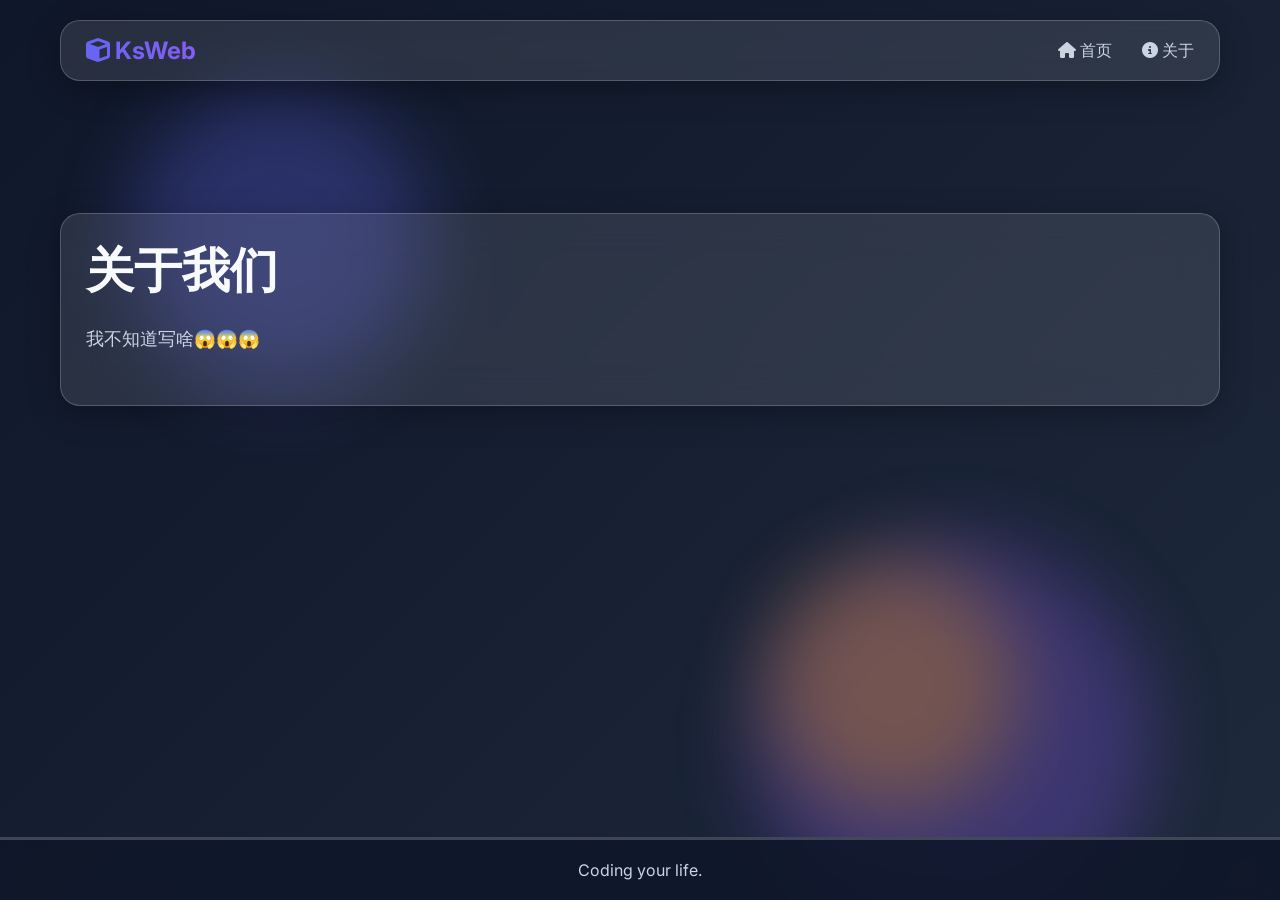
<file: about.html>
<!DOCTYPE html>
<html lang="zh-CN">
<head>
    <meta charset="UTF-8">
    <meta name="viewport" content="width=device-width, initial-scale=1.0">
    <title>KsWeb - 关于我们</title>
    <link href="https://fonts.googleapis.com/css2?family=Inter:wght@300;400;500;600;700&display=swap" rel="stylesheet">
    <link rel="stylesheet" href="https://cdnjs.cloudflare.com/ajax/libs/font-awesome/6.4.0/css/all.min.css">
    <link rel="stylesheet" href="./static/css/about.css">
</head>
<body>
    <!-- 背景动画 -->
    <div class="background">
        <div class="blob blob-1"></div>
        <div class="blob blob-2"></div>
        <div class="blob blob-3"></div>
    </div>

    <div class="container">
        <!-- 导航栏 -->
        <nav class="navbar">
            <div class="nav-brand">
                <h2><i class="fas fa-cube"></i> KsWeb</h2>
            </div>
            <ul class="nav-menu">
                <li><a href="./index.html"><i class="fas fa-home"></i> 首页</a></li>
                <li><a href="./about.html"><i class="fas fa-info-circle"></i> 关于</a></li>
            </ul>
        </nav>

        <!-- About内容 -->
        <main class="about-section">
            <div class="glass-card">
                <div class="about-grid">
                    <div class="about-content">
                        <h1>关于我们</h1>
                        <p>我不知道写啥😱😱😱</p>
                    </div>
                </div>
            </div>
        </main>

        <!-- 页脚 -->
        <footer class="footer">
            <p>Coding your life.</p>
        </footer>
    </div>
</body>
</html>
</file>
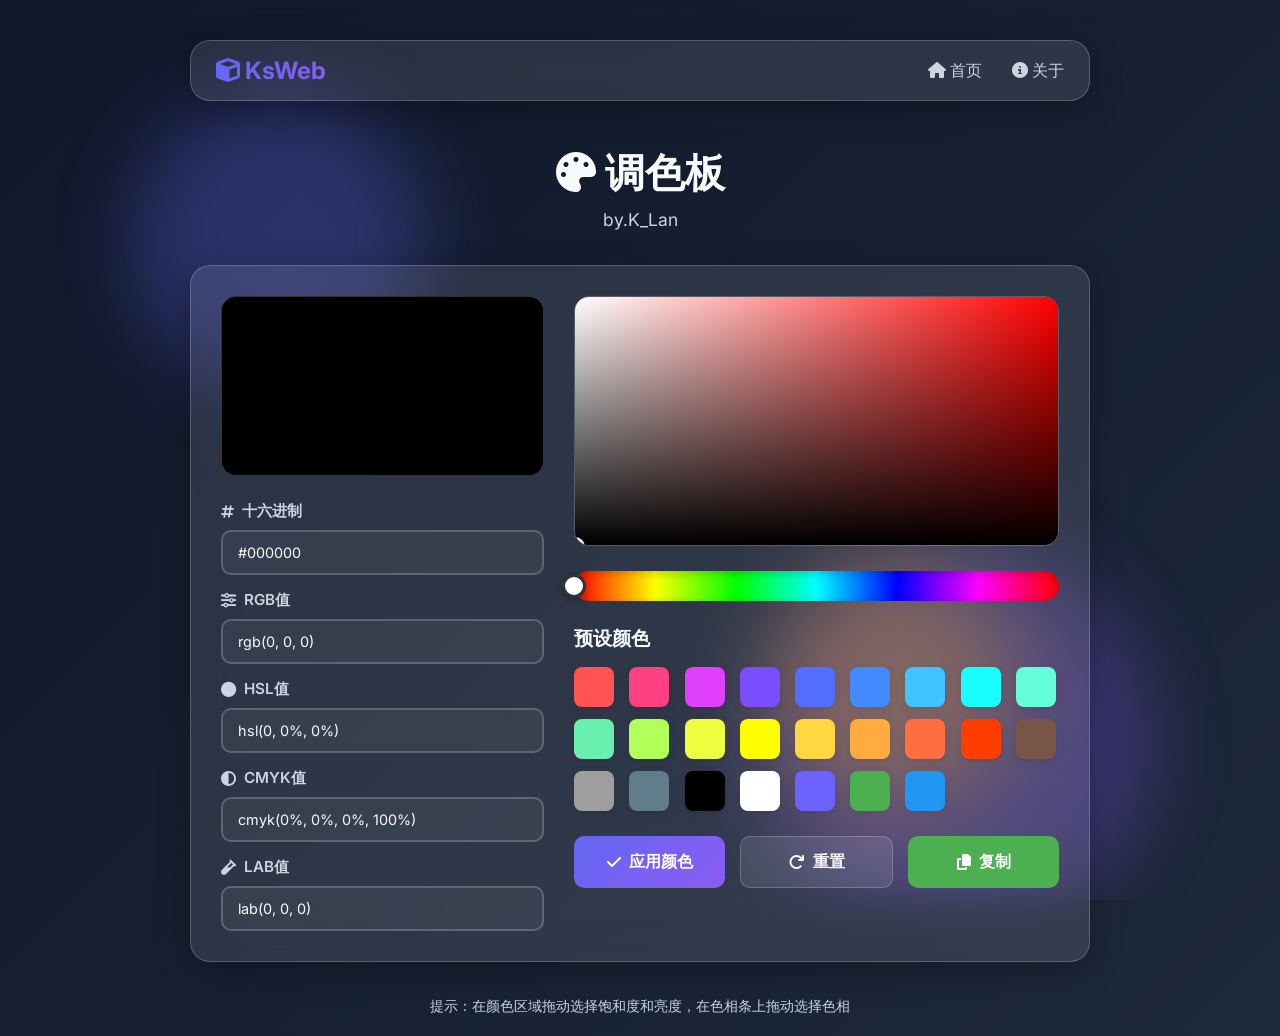
<file: tools/colorTools.html>
<!DOCTYPE html>
<html lang="zh-CN">
<head>
    <meta charset="UTF-8">
    <meta name="viewport" content="width=device-width, initial-scale=1.0">
    <title>KsWeb - 颜色工具</title>
    <link rel="stylesheet" href="https://cdnjs.cloudflare.com/ajax/libs/font-awesome/6.4.0/css/all.min.css">
    <link rel="preconnect" href="https://fonts.googleapis.com">
    <link rel="preconnect" href="https://fonts.gstatic.com" crossorigin>
    <link href="https://fonts.googleapis.com/css2?family=Inter:wght@300;400;500;600;700&display=swap" rel="stylesheet">
    <link rel="stylesheet" href="../static/css/colorTools.css">
</head>
<body>
    <div class="background">
        <div class="blob blob-1"></div>
        <div class="blob blob-2"></div>
        <div class="blob blob-3"></div>
    </div>

    <div class="container">
        <!-- 导航栏 -->
        <nav class="navbar">
            <div class="nav-brand">
                <h2><i class="fas fa-cube"></i> KsWeb</h2>
            </div>
            <ul class="nav-menu">
                <li><a href="../index.html"><i class="fas fa-home"></i> 首页</a></li>
                <li><a href="../about.html"><i class="fas fa-info-circle"></i> 关于</a></li>
            </ul>
        </nav>

        <header>
            <h1><i class="fas fa-palette"></i> 调色板</h1>
            <p class="subtitle">by.K_Lan</p>
        </header>
        
        <div class="color-picker">
            <div class="color-display">
                <div class="color-result" id="colorResult"></div>
                
                <div class="color-values">
                    <div class="value-group">
                        <label><i class="fas fa-hashtag"></i> 十六进制</label>
                        <input type="text" id="hexInput" value="#6c63ff" maxlength="7">
                    </div>
                    <div class="value-group">
                        <label><i class="fas fa-sliders-h"></i> RGB值</label>
                        <input type="text" id="rgbInput" value="rgb(108, 99, 255)">
                    </div>
                    <div class="value-group">
                        <label><i class="fas fa-circle"></i> HSL值</label>
                        <input type="text" id="hslInput" value="hsl(244, 100%, 69%)">
                    </div>
                    <div class="value-group">
                        <label><i class="fas fa-adjust"></i> CMYK值</label>
                        <input type="text" id="cmykInput" value="cmyk(0%, 0%, 0%, 100%)">
                    </div>
                    <div class="value-group">
                        <label><i class="fas fa-vial"></i> LAB值</label>
                        <input type="text" id="labInput" value="lab(0, 0, 0)">
                    </div>
                </div>
            </div>
            
            <div class="color-controls">
                <div class="sv-picker" id="svPicker">
                    <div class="selector" id="svSelector"></div>
                </div>
                
                <div class="hue-slider" id="hueSlider">
                    <div class="slider-handle" id="hueHandle"></div>
                </div>
                
                <div class="preset-colors">
                    <h3>预设颜色</h3>
                    <div class="preset-grid" id="presetGrid"></div>
                </div>
                
                <div class="actions">
                    <button class="apply-btn" id="applyBtn">
                        <i class="fas fa-check"></i> 应用颜色
                    </button>
                    <button class="reset-btn" id="resetBtn">
                        <i class="fas fa-redo"></i> 重置
                    </button>
                    <button class="copy-btn" id="copyBtn">
                        <i class="fas fa-copy"></i> 复制
                    </button>
                </div>
            </div>
        </div>
        
        <div class="footer">
            <p>提示：在颜色区域拖动选择饱和度和亮度，在色相条上拖动选择色相</p>
        </div>
    </div>

    <script>
        let currentColor = { h: 0, s: 0, v: 0, hex: "#000000", rgb: { r: 0, g: 0, b: 0 }, hsl: { h: 0, s: 0, l: 0 }, cmyk: {c:0,m:0,y:0,k:1}, lab: {l:0,a:0,b:0} };
        const presetColors = ["#FF5252", "#FF4081", "#E040FB", "#7C4DFF", "#536DFE", "#448AFF", "#40C4FF", "#18FFFF", "#64FFDA", "#69F0AE", "#B2FF59", "#EEFF41", "#FFFF00", "#FFD740", "#FFAB40", "#FF6E40", "#FF3D00", "#795548", "#9E9E9E", "#607D8B", "#000000", "#FFFFFF", "#6c63ff", "#4CAF50", "#2196F3"];
        const dom = {};
        let isDragging = false, dragType = null, svCanvasCtx = null;

        document.addEventListener('DOMContentLoaded', init);

        function init() {
            cacheDOMElements();
            createSVPickerCanvas();
            initPresetColors();
            bindEvents();
            updateUIFromColor();
        }

        function cacheDOMElements() {
            ['colorResult', 'hexInput', 'rgbInput', 'hslInput', 'cmykInput', 'labInput', 'svPicker', 'svSelector', 'hueSlider', 'hueHandle', 'presetGrid', 'applyBtn', 'resetBtn', 'copyBtn'].forEach(id => dom[id] = document.getElementById(id));
        }

        function createSVPickerCanvas() {
            const canvas = document.createElement('canvas');
            svCanvasCtx = canvas.getContext('2d');
            dom.svPicker.insertBefore(canvas, dom.svSelector);
            updateCanvasSize();
            renderSVPicker();
        }

        function updateCanvasSize() {
            const canvas = svCanvasCtx.canvas;
            const rect = dom.svPicker.getBoundingClientRect();
            if (canvas.width !== rect.width || canvas.height !== rect.height) {
                canvas.width = rect.width;
                canvas.height = rect.height;
                return true;
            }
            return false;
        }

        function renderSVPicker() {
            const width = dom.svPicker.clientWidth, height = dom.svPicker.clientHeight, ctx = svCanvasCtx;
            ctx.clearRect(0, 0, width, height);
            const hueColor = `hsl(${currentColor.h}, 100%, 50%)`;
            const saturationGradient = ctx.createLinearGradient(0, 0, width, 0);
            saturationGradient.addColorStop(0, '#FFFFFF');
            saturationGradient.addColorStop(1, hueColor);
            const brightnessGradient = ctx.createLinearGradient(0, 0, 0, height);
            brightnessGradient.addColorStop(0, 'rgba(0, 0, 0, 0)');
            brightnessGradient.addColorStop(1, 'rgba(0, 0, 0, 1)');
            ctx.fillStyle = saturationGradient;
            ctx.fillRect(0, 0, width, height);
            ctx.fillStyle = brightnessGradient;
            ctx.fillRect(0, 0, width, height);
            positionSVSelector();
        }

        function initPresetColors() {
            const fragment = document.createDocumentFragment();
            presetColors.forEach(color => {
                const colorElement = document.createElement('div');
                colorElement.className = 'preset-color';
                colorElement.style.backgroundColor = color;
                colorElement.dataset.color = color;
                fragment.appendChild(colorElement);
            });
            dom.presetGrid.appendChild(fragment);
            dom.presetGrid.addEventListener('click', e => {
                if (e.target.classList.contains('preset-color')) {
                    dom.presetGrid.querySelector('.active')?.classList.remove('active');
                    e.target.classList.add('active');
                    setColorFromHex(e.target.dataset.color);
                }
            });
        }

        function bindEvents() {
            dom.applyBtn.addEventListener('click', applyColor);
            dom.resetBtn.addEventListener('click', resetColor);
            dom.copyBtn.addEventListener('click', copyColor);
            dom.hexInput.addEventListener('blur', handleHexInput);
            dom.rgbInput.addEventListener('blur', handleRgbInput);
            dom.hslInput.addEventListener('blur', handleHslInput);
            dom.cmykInput.addEventListener('blur', handleCmykInput);
            dom.labInput.addEventListener('blur', handleLabInput);
            dom.svPicker.addEventListener('mousedown', e => startDrag(e, 'sv'));
            dom.hueSlider.addEventListener('mousedown', e => startDrag(e, 'hue'));
            dom.svPicker.addEventListener('touchstart', e => startDrag(e, 'sv'), { passive: false });
            dom.hueSlider.addEventListener('touchstart', e => startDrag(e, 'hue'), { passive: false });
            let resizeTimeout;
            window.addEventListener('resize', () => {
                clearTimeout(resizeTimeout);
                resizeTimeout = setTimeout(() => {
                    if (updateCanvasSize()) renderSVPicker();
                    positionHueHandle();
                }, 150);
            });
        }

        function startDrag(e, type) {
            e.preventDefault();
            isDragging = true;
            dragType = type;
            handleDrag(e.type.includes('touch') ? e.touches[0] : e);
            const moveEvent = e.type.includes('touch') ? 'touchmove' : 'mousemove';
            const endEvent = e.type.includes('touch') ? 'touchend' : 'mouseup';
            const moveHandler = e => isDragging && handleDrag(e.type.includes('touch') ? e.touches[0] : e);
            const endHandler = () => {
                isDragging = false;
                dragType = null;
                document.removeEventListener(moveEvent, moveHandler);
                document.removeEventListener(endEvent, endHandler);
            };
            document.addEventListener(moveEvent, moveHandler);
            document.addEventListener(endEvent, endHandler);
        }

        function handleDrag({ clientX, clientY }) {
            if (dragType === 'hue') {
                const rect = dom.hueSlider.getBoundingClientRect();
                let x = Math.max(0, Math.min(rect.width, clientX - rect.left));
                currentColor.h = (x / rect.width) * 360;
                dom.hueHandle.style.left = `${x}px`;
                renderSVPicker();
            } else if (dragType === 'sv') {
                const rect = dom.svPicker.getBoundingClientRect();
                let x = Math.max(0, Math.min(rect.width, clientX - rect.left));
                let y = Math.max(0, Math.min(rect.height, clientY - rect.top));
                currentColor.s = (x / rect.width) * 100;
                currentColor.v = 100 - (y / rect.height) * 100;
                dom.svSelector.style.left = `${x}px`;
                dom.svSelector.style.top = `${y}px`;
            }
            updateColor();
        }

        function updateColor() {
            const rgb = hsvToRgb(currentColor.h, currentColor.s, currentColor.v);
            currentColor.rgb = rgb;
            currentColor.hex = rgbToHex(rgb.r, rgb.g, rgb.b);
            currentColor.hsl = rgbToHsl(rgb.r, rgb.g, rgb.b);
            currentColor.cmyk = rgbToCmyk(rgb.r, rgb.g, rgb.b);
            currentColor.lab = rgbToLab(rgb.r, rgb.g, rgb.b);
            updateUIFromColor();
        }

        function setColorFromHex(hex) {
            const rgb = hexToRgb(hex);
            const hsv = rgbToHsv(rgb.r, rgb.g, rgb.b);
            Object.assign(currentColor, hsv, { hex: hex.startsWith('#') ? hex : `#${hex}` });
            updateColor();
            positionHueHandle();
            positionSVSelector();
            renderSVPicker();
        }

        function updateUIFromColor() {
            dom.colorResult.style.backgroundColor = currentColor.hex;
            dom.hexInput.value = currentColor.hex.toUpperCase();
            dom.rgbInput.value = `rgb(${Math.round(currentColor.rgb.r)}, ${Math.round(currentColor.rgb.g)}, ${Math.round(currentColor.rgb.b)})`;
            dom.hslInput.value = `hsl(${Math.round(currentColor.hsl.h)}, ${Math.round(currentColor.hsl.s)}%, ${Math.round(currentColor.hsl.l)}%)`;
            dom.cmykInput.value = `cmyk(${Math.round(currentColor.cmyk.c*100)}%, ${Math.round(currentColor.cmyk.m*100)}%, ${Math.round(currentColor.cmyk.y*100)}%, ${Math.round(currentColor.cmyk.k*100)}%)`;
            dom.labInput.value = `lab(${Math.round(currentColor.lab.l)}, ${Math.round(currentColor.lab.a)}, ${Math.round(currentColor.lab.b)})`;
        }

        function positionSVSelector() {
            const rect = dom.svPicker.getBoundingClientRect();
            const x = (currentColor.s / 100) * rect.width;
            const y = (1 - currentColor.v / 100) * rect.height;
            dom.svSelector.style.left = `${x}px`;
            dom.svSelector.style.top = `${y}px`;
        }

        function positionHueHandle() {
            const rect = dom.hueSlider.getBoundingClientRect();
            const x = (currentColor.h / 360) * rect.width;
            dom.hueHandle.style.left = `${x}px`;
        }

        function hsvToRgb(h, s, v) {
            h %= 360; s /= 100; v /= 100;
            const c = v * s, x = c * (1 - Math.abs((h / 60) % 2 - 1)), m = v - c;
            let r, g, b;
            if (h < 60) [r, g, b] = [c, x, 0];
            else if (h < 120) [r, g, b] = [x, c, 0];
            else if (h < 180) [r, g, b] = [0, c, x];
            else if (h < 240) [r, g, b] = [0, x, c];
            else if (h < 300) [r, g, b] = [x, 0, c];
            else [r, g, b] = [c, 0, x];
            return { r: Math.round((r + m) * 255), g: Math.round((g + m) * 255), b: Math.round((b + m) * 255) };
        }

        function rgbToHsv(r, g, b) {
            r /= 255; g /= 255; b /= 255;
            const max = Math.max(r, g, b), min = Math.min(r, g, b), d = max - min;
            let h = 0;
            const s = max === 0 ? 0 : d / max, v = max;
            if (d !== 0) {
                if (max === r) h = (g - b) / d + (g < b ? 6 : 0);
                else if (max === g) h = (b - r) / d + 2;
                else h = (r - g) / d + 4;
                h *= 60;
            }
            return { h, s: s * 100, v: v * 100 };
        }

        function rgbToHsl(r, g, b) {
            r /= 255; g /= 255; b /= 255;
            const max = Math.max(r, g, b), min = Math.min(r, g, b), d = max - min;
            let h = 0;
            const l = (max + min) / 2, s = l === 0 || l === 1 ? 0 : d / (1 - Math.abs(2 * l - 1));
            if (d !== 0) {
                if (max === r) h = (g - b) / d + (g < b ? 6 : 0);
                else if (max === g) h = (b - r) / d + 2;
                else h = (r - g) / d + 4;
                h *= 60;
            }
            return { h, s: s * 100, l: l * 100 };
        }

        function rgbToHex(r, g, b) {
            return "#" + ((1 << 24) + (r << 16) + (g << 8) + b).toString(16).slice(1).toUpperCase();
        }

        function hexToRgb(hex) {
            hex = hex.replace('#', '');
            if (hex.length === 3) hex = hex.split('').map(c => c + c).join('');
            return { r: parseInt(hex.substring(0, 2), 16), g: parseInt(hex.substring(2, 4), 16), b: parseInt(hex.substring(4, 6), 16) };
        }

        function hslToRgb(h, s, l) {
            h /= 360; s /= 100; l /= 100;
            const hue2rgb = (p, q, t) => {
                if (t < 0) t += 1; if (t > 1) t -= 1;
                if (t < 1/6) return p + (q - p) * 6 * t;
                if (t < 1/2) return q;
                if (t < 2/3) return p + (q - p) * (2/3 - t) * 6;
                return p;
            };
            let r, g, b;
            if (s === 0) r = g = b = l;
            else {
                const q = l < 0.5 ? l * (1 + s) : l + s - l * s, p = 2 * l - q;
                r = hue2rgb(p, q, h + 1/3);
                g = hue2rgb(p, q, h);
                b = hue2rgb(p, q, h - 1/3);
            }
            return { r: Math.round(r * 255), g: Math.round(g * 255), b: Math.round(b * 255) };
        }

        function handleHexInput() {
            let hex = dom.hexInput.value.trim();
            if (!hex) return;
            if (hex[0] !== '#') hex = '#' + hex;
            if (/^#([0-9A-Fa-f]{3}|[0-9A-Fa-f]{6})$/.test(hex)) setColorFromHex(hex);
            else dom.hexInput.value = currentColor.hex.toUpperCase();
        }

        function handleRgbInput() {
            const match = dom.rgbInput.value.trim().match(/^rgb\(\s*(\d{1,3})\s*,\s*(\d{1,3})\s*,\s*(\d{1,3})\s*\)$/i);
            if (match) {
                const r = parseInt(match[1]), g = parseInt(match[2]), b = parseInt(match[3]);
                if (r >= 0 && r <= 255 && g >= 0 && g <= 255 && b >= 0 && b <= 255) {
                    const hsv = rgbToHsv(r, g, b);
                    Object.assign(currentColor, hsv, { rgb: { r, g, b } });
                    updateColor();
                    positionHueHandle();
                    positionSVSelector();
                    renderSVPicker();
                    return;
                }
            }
            dom.rgbInput.value = `rgb(${currentColor.rgb.r}, ${currentColor.rgb.g}, ${currentColor.rgb.b})`;
        }

        function handleHslInput() {
            const match = dom.hslInput.value.trim().match(/^hsl\(\s*(\d{1,3})\s*,\s*(\d{1,3})%\s*,\s*(\d{1,3})%\s*\)$/i);
            if (match) {
                const h = parseInt(match[1]), s = parseInt(match[2]), l = parseInt(match[3]);
                if (h >= 0 && h <= 360 && s >= 0 && s <= 100 && l >= 0 && l <= 100) {
                    const rgb = hslToRgb(h, s, l);
                    const hsv = rgbToHsv(rgb.r, rgb.g, rgb.b);
                    Object.assign(currentColor, hsv, { hsl: { h, s, l } });
                    updateColor();
                    positionHueHandle();
                    positionSVSelector();
                    renderSVPicker();
                    return;
                }
            }
            dom.hslInput.value = `hsl(${currentColor.hsl.h}, ${currentColor.hsl.s}%, ${currentColor.hsl.l}%)`;
        }

        function handleCmykInput() {
            const match = dom.cmykInput.value.trim().match(/^cmyk\(\s*([\d\.]+)%?\s*,\s*([\d\.]+)%?\s*,\s*([\d\.]+)%?\s*,\s*([\d\.]+)%?\s*\)$/i);
            if (match) {
                let c = parseFloat(match[1]), m = parseFloat(match[2]), y = parseFloat(match[3]), k = parseFloat(match[4]);
                // handle percentage inputs
                if (c > 1) c /= 100;
                if (m > 1) m /= 100;
                if (y > 1) y /= 100;
                if (k > 1) k /= 100;
                if ([c, m, y, k].every(v => v >= 0 && v <= 1)) {
                    const rgb = cmykToRgb(c, m, y, k);
                    const hsv = rgbToHsv(rgb.r, rgb.g, rgb.b);
                    const hsl = rgbToHsl(rgb.r, rgb.g, rgb.b);
                    Object.assign(currentColor, hsv, { rgb, hsl });
                    updateColor();
                    positionHueHandle();
                    positionSVSelector();
                    renderSVPicker();
                    return;
                }
            }
            dom.cmykInput.value = `cmyk(${Math.round(currentColor.cmyk.c*100)}%, ${Math.round(currentColor.cmyk.m*100)}%, ${Math.round(currentColor.cmyk.y*100)}%, ${Math.round(currentColor.cmyk.k*100)}%)`;
        }

        function handleLabInput() {
            const match = dom.labInput.value.trim().match(/^lab\(\s*([\d\.]+)\s*,\s*([\-\d\.]+)\s*,\s*([\-\d\.]+)\s*\)$/i);
            if (match) {
                const l = parseFloat(match[1]), a = parseFloat(match[2]), b = parseFloat(match[3]);
                // Acceptable ranges: L 0-100, a/b roughly -128 to 127
                if (l >= 0 && l <= 100) {
                    const rgb = labToRgb(l, a, b);
                    const hsv = rgbToHsv(rgb.r, rgb.g, rgb.b);
                    const hsl = rgbToHsl(rgb.r, rgb.g, rgb.b);
                    Object.assign(currentColor, hsv, { rgb, hsl });
                    updateColor();
                    positionHueHandle();
                    positionSVSelector();
                    renderSVPicker();
                    return;
                }
            }
            dom.labInput.value = `lab(${Math.round(currentColor.lab.l)}, ${Math.round(currentColor.lab.a)}, ${Math.round(currentColor.lab.b)})`;
        }

        function rgbToCmyk(r, g, b) {
            r /= 255; g /= 255; b /= 255;
            const k = 1 - Math.max(r, g, b);
            if (k === 1) return { c: 0, m: 0, y: 0, k: 1 };
            const c = (1 - r - k) / (1 - k);
            const m = (1 - g - k) / (1 - k);
            const y = (1 - b - k) / (1 - k);
            return { c, m, y, k };
        }

        function cmykToRgb(c, m, y, k) {
            const r = (1 - c) * (1 - k);
            const g = (1 - m) * (1 - k);
            const b = (1 - y) * (1 - k);
            return { r: Math.round(r * 255), g: Math.round(g * 255), b: Math.round(b * 255) };
        }

        function rgbToLab(r, g, b) {
            // convert rgb 0..255 to lab
            let var_R = r / 255;
            let var_G = g / 255;
            let var_B = b / 255;
            var_R = var_R > 0.04045 ? Math.pow((var_R + 0.055) / 1.055, 2.4) : var_R / 12.92;
            var_G = var_G > 0.04045 ? Math.pow((var_G + 0.055) / 1.055, 2.4) : var_G / 12.92;
            var_B = var_B > 0.04045 ? Math.pow((var_B + 0.055) / 1.055, 2.4) : var_B / 12.92;
            var_R *= 100; var_G *= 100; var_B *= 100;
            let X = var_R * 0.4124 + var_G * 0.3576 + var_B * 0.1805;
            let Y = var_R * 0.2126 + var_G * 0.7152 + var_B * 0.0722;
            let Z = var_R * 0.0193 + var_G * 0.1192 + var_B * 0.9505;
            const ref_X = 95.047, ref_Y = 100.0, ref_Z = 108.883;
            X /= ref_X; Y /= ref_Y; Z /= ref_Z;
            X = X > 0.008856 ? Math.pow(X, 1/3) : (7.787 * X) + 16/116;
            Y = Y > 0.008856 ? Math.pow(Y, 1/3) : (7.787 * Y) + 16/116;
            Z = Z > 0.008856 ? Math.pow(Z, 1/3) : (7.787 * Z) + 16/116;
            const L = (116 * Y) - 16;
            const a = 500 * (X - Y);
            const bb = 200 * (Y - Z);
            return { l: L, a: a, b: bb };
        }

        function labToRgb(L, a, b) {
            let y = (L + 16) / 116;
            let x = a / 500 + y;
            let z = y - b / 200;
            const ref_X = 95.047, ref_Y = 100.0, ref_Z = 108.883;
            let x3 = Math.pow(x, 3);
            let y3 = Math.pow(y, 3);
            let z3 = Math.pow(z, 3);
            x = x3 > 0.008856 ? x3 : (x - 16 / 116) / 7.787;
            y = y3 > 0.008856 ? y3 : (y - 16 / 116) / 7.787;
            z = z3 > 0.008856 ? z3 : (z - 16 / 116) / 7.787;
            x *= ref_X; y *= ref_Y; z *= ref_Z;
            x /= 100; y /= 100; z /= 100;
            let var_R = x * 3.2406 + y * -1.5372 + z * -0.4986;
            let var_G = x * -0.9689 + y * 1.8758 + z * 0.0415;
            let var_B = x * 0.0557 + y * -0.2040 + z * 1.0570;
            var_R = var_R > 0.0031308 ? 1.055 * Math.pow(var_R, 1 / 2.4) - 0.055 : 12.92 * var_R;
            var_G = var_G > 0.0031308 ? 1.055 * Math.pow(var_G, 1 / 2.4) - 0.055 : 12.92 * var_G;
            var_B = var_B > 0.0031308 ? 1.055 * Math.pow(var_B, 1 / 2.4) - 0.055 : 12.92 * var_B;
            return {
                r: Math.round(Math.min(Math.max(0, var_R * 255), 255)),
                g: Math.round(Math.min(Math.max(0, var_G * 255), 255)),
                b: Math.round(Math.min(Math.max(0, var_B * 255), 255))
            };
        }

        function applyColor() {
            console.log("当前颜色信息:", currentColor);
        }

        function resetColor() {
            setColorFromHex("#6c63ff");
            dom.presetGrid.querySelector('.active')?.classList.remove('active');
        }

        async function copyColor() {
            try {
                await navigator.clipboard.writeText(currentColor.hex);
                const originalHTML = dom.copyBtn.innerHTML;
                dom.copyBtn.innerHTML = '<i class="fas fa-check"></i> 已复制';
                dom.copyBtn.style.backgroundColor = "#2E7D32";
                setTimeout(() => {
                    dom.copyBtn.innerHTML = originalHTML;
                    dom.copyBtn.style.backgroundColor = "";
                }, 1500);
            } catch {
                const textArea = document.createElement('textarea');
                textArea.value = currentColor.hex;
                document.body.appendChild(textArea);
                textArea.select();
                document.execCommand('copy');
                document.body.removeChild(textArea);
                alert('颜色值已复制到剪贴板！');
            }
        }
    </script>
</body>
</html>
</file>
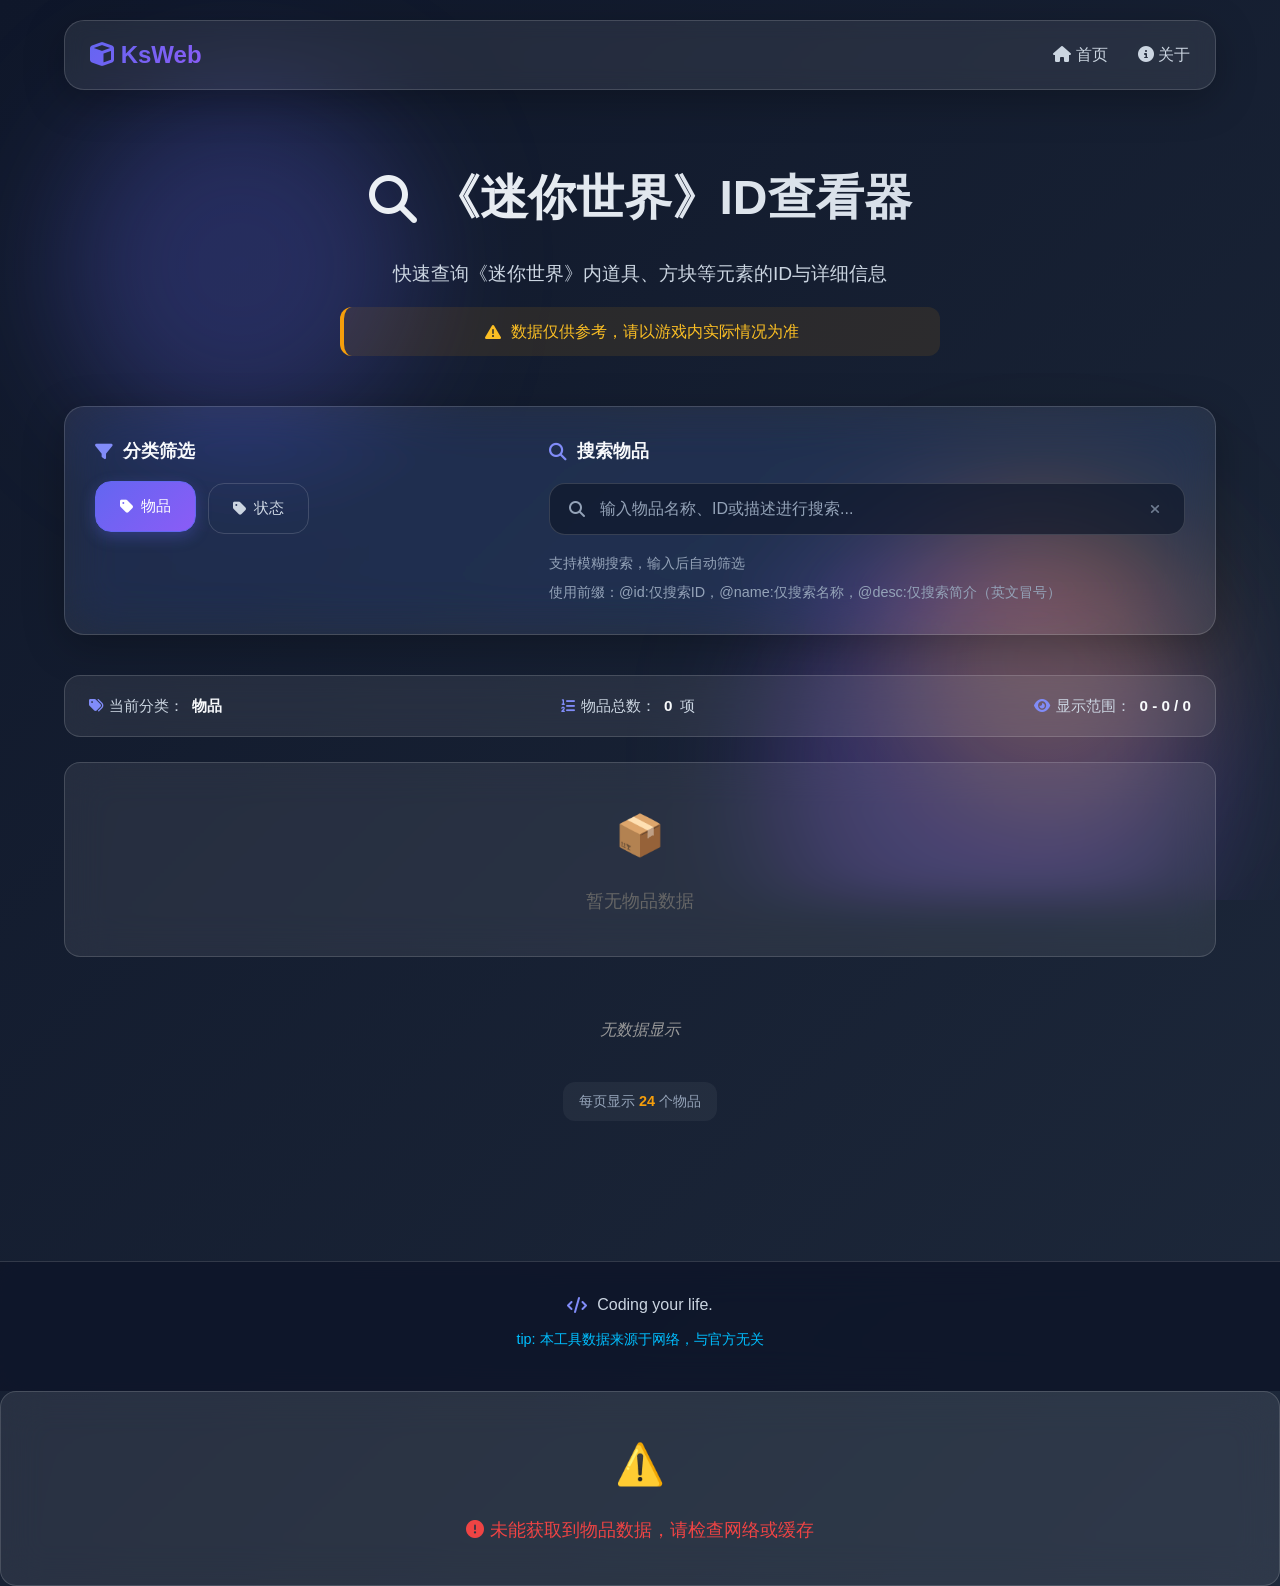
<file: tools/MNIdViewer.html>
<!DOCTYPE html>
<html lang="zh-CN">
<head>
    <meta charset="UTF-8">
    <meta name="viewport" content="width=device-width, initial-scale=1.0">
    <title>KsWeb - 《迷你世界》ID查看器</title>
    <link rel="stylesheet" href="../static/css/MNIdViewer.css">
    <link rel="stylesheet" href="https://cdnjs.cloudflare.com/ajax/libs/font-awesome/6.4.0/css/all.min.css">
</head>
<body>
    <!-- 背景图层 -->
    <div class="background">
        <div class="blob blob-1"></div>
        <div class="blob blob-2"></div>
        <div class="blob blob-3"></div>
    </div>

    <!-- 主内容区 -->
    <main class="container">
        <!-- 导航栏 -->
        <nav class="navbar">
            <div class="nav-brand">
                <h2><i class="fas fa-cube"></i> KsWeb</h2>
            </div>
            <ul class="nav-menu">
                <li><a href="../index.html"><i class="fas fa-home"></i> 首页</a></li>
                <li><a href="../about.html"><i class="fas fa-info-circle"></i> 关于</a></li>
            </ul>
        </nav>

        <!-- 主工具区 -->
        <section class="main-section">
            <div class="section-header">
                <h1><i class="fas fa-search"></i>《迷你世界》ID查看器</h1>
                <p class="subtitle">
                    快速查询《迷你世界》内道具、方块等元素的ID与详细信息
                </p>
                <p class="note">
                    <i class="fas fa-exclamation-triangle"></i> 数据仅供参考，请以游戏内实际情况为准
                </p>
            </div>

            <!-- 控制栏：搜索与分类 -->
            <div class="controls-bar">
                <div class="control-group">
                    <h3><i class="fas fa-filter"></i> 分类筛选</h3>
                    <div class="category-tabs" id="categoryTabs">
                        <!-- 选项卡将在JS中根据 urls 动态生成 -->
                    </div>
                </div>
                <div class="control-group search-group">
                    <h3><i class="fas fa-search"></i> 搜索物品</h3>
                    <div class="search-box-wrapper">
                        <i class="fas fa-search search-icon"></i>
                        <input type="text" id="searchInput" placeholder="输入物品名称、ID或描述进行搜索...">
                        <button class="clear-search" id="clearSearchBtn" title="清除搜索">
                            <i class="fas fa-times"></i>
                        </button>
                    </div>
                    <p class="search-hint">支持模糊搜索，输入后自动筛选</p>
                    <p class="search-hint">使用前缀：@id:仅搜索ID，@name:仅搜索名称，@desc:仅搜索简介（英文冒号）</p>
                </div>
            </div>

            <!-- ID列表展示区 -->
            <div class="id-list-section">
                <div class="info-bar">
                    <div class="info-item">
                        <span class="info-label"><i class="fas fa-tags"></i> 当前分类：</span>
                        <span class="info-value" id="currentCategory">所有分类</span>
                    </div>
                    <div class="info-item">
                        <span class="info-label"><i class="fas fa-list-ol"></i> 物品总数：</span>
                        <span class="info-value" id="totalCount">0</span> 项
                    </div>
                    <div class="info-item">
                        <span class="info-label"><i class="fas fa-eye"></i> 显示范围：</span>
                        <span class="info-value" id="pageInfo">0 - 0 / 0</span>
                    </div>
                </div>

                <!-- 物品卡片网格 -->
                <div class="items-grid" id="itemsGrid">
                    <!-- 物品卡片由JS动态生成 -->
                </div>

                <!-- 分页控件 -->
                <div class="pagination-container">
                    <div id="pagination" class="pagination">
                        <!-- 分页按钮由JS动态生成 -->
                    </div>
                    <div class="page-size-info">
                        每页显示 <span class="highlight">24</span> 个物品
                    </div>
                </div>
            </div>
        </section>

        <!-- 页脚 -->
        <footer class="footer">
            <div class="footer-content">
                <p><i class="fas fa-code"></i> Coding your life.</p>
                <p class="copyright" style="color: #00bfff;">tip: 本工具数据来源于网络，与官方无关</p>
            </div>
        </footer>
    </main>

    <script src="../static/script/MNIdViewer.js"></script>
</body>
</html>
</file>
<file: static/css/about.css>
* {
    margin: 0;
    padding: 0;
    box-sizing: border-box;
}

:root {
    --primary-color: #6366f1;
    --secondary-color: #8b5cf6;
    --accent-color: #f59e0b;
    --text-primary: #f8fafc;
    --text-secondary: #cbd5e1;
    --bg-blur: rgba(255, 255, 255, 0.1);
    --bg-dark: rgba(15, 23, 42, 0.9);
    --border-light: rgba(255, 255, 255, 0.2);
    --shadow: 0 8px 32px rgba(0, 0, 0, 0.3);
    --gradient: linear-gradient(135deg, var(--primary-color), var(--secondary-color));
}

body {
    font-family: 'Inter', -apple-system, BlinkMacSystemFont, sans-serif;
    background: linear-gradient(135deg, #0f172a 0%, #1e293b 100%);
    color: var(--text-primary);
    overflow-x: hidden;
    min-height: 100vh;
    position: relative;
}

/* 背景动画 */
.background {
    position: fixed;
    top: 0;
    left: 0;
    width: 100%;
    height: 100%;
    z-index: -1;
    overflow: hidden;
}

.blob {
    position: absolute;
    border-radius: 50%;
    filter: blur(40px);
    opacity: 0.3;
    animation: float 6s ease-in-out infinite;
}

.blob-1 {
    width: 300px;
    height: 300px;
    background: var(--primary-color);
    top: 10%;
    left: 10%;
    animation-delay: 0s;
}

.blob-2 {
    width: 400px;
    height: 400px;
    background: var(--secondary-color);
    top: 60%;
    right: 10%;
    animation-delay: 2s;
}

.blob-3 {
    width: 250px;
    height: 250px;
    background: var(--accent-color);
    bottom: 10%;
    left: 60%;
    animation-delay: 4s;
}

@keyframes float {
    0%, 100% { transform: translateY(0) scale(1); }
    50% { transform: translateY(-20px) scale(1.1); }
}

/* 容器 */
.container {
    max-width: 1200px;
    margin: 0 auto;
    padding: 0 20px;
    position: relative;
    z-index: 1;
    display: grid;
    grid-template-rows: auto 1fr auto;
    min-height: 100vh;
    gap: 2rem;
}

/* 导航栏 */
.navbar {
    display: flex;
    justify-content: space-between;
    align-items: center;
    backdrop-filter: blur(10px);
    -webkit-backdrop-filter: blur(10px);
    background: var(--bg-blur);
    border: 1px solid var(--border-light);
    border-radius: 20px;
    margin: 20px 0;
    padding: 15px 25px;
    box-shadow: var(--shadow);
}

.nav-brand h2 {
    background: var(--gradient);
    -webkit-background-clip: text;
    -webkit-text-fill-color: transparent;
    background-clip: text;
    font-weight: 700;
}

.nav-menu {
    display: flex;
    list-style: none;
    gap: 30px;
}

.nav-menu a {
    color: var(--text-secondary);
    text-decoration: none;
    transition: color 0.3s ease;
    font-weight: 500;
}

.nav-menu a:hover {
    color: var(--text-primary);
}

/* 按钮样式 */
.primary-btn {
    background: var(--gradient);
    color: white;
    padding: 9px 22px;
    border-radius: 10px;
    font-weight: 600;
    cursor: pointer;
    transition: all 0.3s ease;
    border: none;
    box-shadow: 0 4px 15px rgba(99, 102, 241, 0.3);
    text-decoration: none;
}

.primary-btn:hover {
    transform: translateY(-2px);
    box-shadow: 0 8px 25px rgba(99, 102, 241, 0.4);
}

/* 玻璃卡片样式 */
.glass-card {
    backdrop-filter: blur(20px);
    -webkit-backdrop-filter: blur(20px);
    background: var(--bg-blur);
    border: 1px solid var(--border-light);
    border-radius: 20px;
    padding: 25px;
    box-shadow: var(--shadow);
    transition: transform 0.3s ease, box-shadow 0.3s ease;
}

.about-section {
    padding: 80px 0;
}

.about-grid {
    display: grid;
    grid-template-columns: 1fr 1fr;
    gap: 50px;
    align-items: center;
}

.about-content h1 {
    font-size: 3rem;
    margin-bottom: 20px;
    font-weight: 700;
}

.about-content p {
    color: var(--text-secondary);
    line-height: 1.8;
    margin-bottom: 25px;
    font-size: 1.1rem;
}

.about-image {
    text-align: center;
}

.about-image img {
    max-width: 100%;
    border-radius: 20px;
    box-shadow: var(--shadow);
}

.team-grid {
    display: grid;
    grid-template-columns: repeat(auto-fit, minmax(250px, 1fr));
    gap: 30px;
    margin-top: 50px;
}

.team-member {
    text-align: center;
}

.team-member img {
    width: 120px;
    height: 120px;
    border-radius: 50%;
    margin-bottom: 20px;
    border: 3px solid var(--border-light);
}

.team-member h3 {
    margin-bottom: 10px;
    font-weight: 600;
}

.team-member p {
    color: var(--text-secondary);
}

/* 页脚 */
.footer {
    text-align: center;
    padding: 20px 0;
    color: var(--text-secondary);
    backdrop-filter: blur(10px);
    -webkit-backdrop-filter: blur(10px);
    background: var(--bg-dark);
    border-top: 3px solid var(--border-light);
    width: 100vw;
    margin-left: calc(50% - 50vw);
}

/* 响应式设计 */
@media (max-width: 768px) {
    .navbar {
        flex-direction: column;
        gap: 15px;
        text-align: center;
    }
    
    .about-grid {
        grid-template-columns: 1fr;
        gap: 30px;
    }
    
    .about-content h1 {
        font-size: 2.2rem;
    }
}

/* 滚动条美化 */
::-webkit-scrollbar {
    width: 8px;
}

::-webkit-scrollbar-track {
    background: rgba(0, 0, 0, 0.1);
}

::-webkit-scrollbar-thumb {
    background: var(--primary-color);
    border-radius: 4px;
}

::-webkit-scrollbar-thumb:hover {
    background: var(--secondary-color);
}
</file>
<file: static/css/colorTools.css>
@import url('https://fonts.googleapis.com/css2?family=Inter:wght@300;400;500;600;700&display=swap');

:root {
    --primary-color: #6366f1;
    --secondary-color: #8b5cf6;
    --accent-color: #f59e0b;
    --text-primary: #f8fafc;
    --text-secondary: #cbd5e1;
    --bg-blur: rgba(255, 255, 255, 0.1);
    --bg-dark: rgba(15, 23, 42, 0.9);
    --border-light: rgba(255, 255, 255, 0.2);
    --shadow: 0 8px 32px rgba(0, 0, 0, 0.3);
    --gradient: linear-gradient(135deg, var(--primary-color), var(--secondary-color));
}

* {
    margin: 0;
    padding: 0;
    box-sizing: border-box;
    font-family: 'Inter', -apple-system, BlinkMacSystemFont, sans-serif;
}

body {
    display: flex;
    justify-content: center;
    align-items: center;
    min-height: 100vh;
    background: linear-gradient(135deg, #0f172a 0%, #1e293b 100%);
    color: var(--text-primary);
    padding: 20px;
    overflow-x: hidden;
    position: relative;
}

/* 背景动画 */
.background {
    position: fixed;
    top: 0;
    left: 0;
    width: 100%;
    height: 100%;
    z-index: -1;
    overflow: hidden;
}

.blob {
    position: absolute;
    border-radius: 50%;
    filter: blur(40px);
    opacity: 0.3;
    animation: float 6s ease-in-out infinite;
}

.blob-1 {
    width: 300px;
    height: 300px;
    background: var(--primary-color);
    top: 10%;
    left: 10%;
    animation-delay: 0s;
}

.blob-2 {
    width: 400px;
    height: 400px;
    background: var(--secondary-color);
    top: 60%;
    right: 10%;
    animation-delay: 2s;
}

.blob-3 {
    width: 250px;
    height: 250px;
    background: var(--accent-color);
    bottom: 10%;
    left: 60%;
    animation-delay: 4s;
}

@keyframes float {
    0%, 100% { transform: translateY(0) scale(1); }
    50% { transform: translateY(-20px) scale(1.1); }
}

.container {
    width: 100%;
    max-width: 900px;
    display: flex;
    flex-direction: column;
    gap: 25px;
    z-index: 1;
    position: relative;
}

header {
    text-align: center;
    margin-bottom: 10px;
}

h1 {
    color: var(--text-primary);
    font-size: 2.5rem;
    margin-bottom: 8px;
    text-shadow: 1px 1px 3px rgba(0,0,0,0.1);
    font-weight: 700;
}

.subtitle {
    color: var(--text-secondary);
    font-size: 1.1rem;
}

.color-picker {
    backdrop-filter: blur(20px);
    -webkit-backdrop-filter: blur(20px);
    background: var(--bg-blur);
    border: 1px solid var(--border-light);
    border-radius: 20px;
    box-shadow: var(--shadow);
    overflow: hidden;
    padding: 30px;
    display: flex;
    flex-wrap: wrap;
    gap: 30px;
    transition: transform 0.3s ease, box-shadow 0.3s ease;
}

.color-display {
    flex: 1;
    min-width: 300px;
}

.color-result {
    width: 100%;
    height: 180px;
    border-radius: 15px;
    margin-bottom: 25px;
    border: 1px solid var(--border-light);
}

.color-values {
    display: flex;
    flex-direction: column;
    gap: 15px;
}

.value-group {
    display: flex;
    flex-direction: column;
    gap: 8px;
}

.value-group label {
    font-weight: 600;
    color: var(--text-secondary);
    font-size: 0.95rem;
    display: flex;
    align-items: center;
    gap: 8px;
}

.value-group input {
    padding: 12px 15px;
    background: rgba(255, 255, 255, 0.05);
    border: 2px solid var(--border-light);
    border-radius: 10px;
    font-size: 0.9rem;
    transition: all 0.3s;
    color: var(--text-primary);
}

.value-group input:focus {
    outline: none;
    border-color: var(--primary-color);
    box-shadow: 0 0 0 3px rgba(99, 102, 241, 0.2);
}

.color-controls {
    flex: 1.5;
    min-width: 400px;
}

.hue-slider {
    width: 100%;
    height: 30px;
    background: linear-gradient(to right, 
        #ff0000, #ffff00, #00ff00, #00ffff, #0000ff, #ff00ff, #ff0000);
    border-radius: 15px;
    margin: 25px 0;
    position: relative;
    cursor: pointer;
    box-shadow: inset 0 2px 10px rgba(0,0,0,0.2);
}

.hue-slider .slider-handle {
    position: absolute;
    top: 50%;
    transform: translate(-50%, -50%);
    width: 24px;
    height: 24px;
    background-color: white;
    border-radius: 50%;
    box-shadow: 0 2px 10px rgba(0, 0, 0, 0.3);
    border: 3px solid #333;
    z-index: 10;
}

.sv-picker {
    width: 100%;
    height: 250px;
    border-radius: 15px;
    margin-bottom: 25px;
    position: relative;
    overflow: hidden;
    cursor: crosshair;
    border: 1px solid var(--border-light);
}

.sv-picker .selector {
    position: absolute;
    width: 20px;
    height: 20px;
    border: 3px solid white;
    border-radius: 50%;
    box-shadow: 0 0 8px rgba(0, 0, 0, 0.6);
    transform: translate(-50%, -50%);
    pointer-events: none;
    z-index: 10;
}

.preset-colors {
    margin-top: 20px;
}

.preset-colors h3 {
    margin-bottom: 15px;
    color: var(--text-primary);
    font-size: 1.2rem;
    font-weight: 600;
}

.preset-grid {
    display: grid;
    grid-template-columns: repeat(auto-fill, minmax(40px, 1fr));
    gap: 12px;
}

.preset-color {
    width: 40px;
    height: 40px;
    border-radius: 8px;
    cursor: pointer;
    transition: all 0.2s;
    border: 2px solid transparent;
    box-shadow: 0 2px 8px rgba(0,0,0,0.1);
}

.preset-color:hover {
    transform: scale(1.1);
    box-shadow: 0 5px 15px rgba(0, 0, 0, 0.2);
}

.preset-color.active {
    border-color: var(--primary-color);
    box-shadow: 0 0 0 3px rgba(99, 102, 241, 0.3);
}

.actions {
    display: flex;
    gap: 15px;
    margin-top: 25px;
}

/* 导航栏 */
.navbar {
    display: flex;
    justify-content: space-between;
    align-items: center;
    backdrop-filter: blur(10px);
    -webkit-backdrop-filter: blur(10px);
    background: var(--bg-blur);
    border: 1px solid var(--border-light);
    border-radius: 20px;
    margin: 20px 0;
    padding: 15px 25px;
    box-shadow: var(--shadow);
}

.nav-brand h2 {
    background: var(--gradient);
    -webkit-background-clip: text;
    -webkit-text-fill-color: transparent;
    background-clip: text;
    font-weight: 700;
}

.nav-menu {
    display: flex;
    list-style: none;
    gap: 30px;
}

.nav-menu a {
    color: var(--text-secondary);
    text-decoration: none;
    transition: color 0.3s ease;
    font-weight: 500;
}

.nav-menu a:hover {
    color: var(--text-primary);
}

button {
    padding: 14px 24px;
    border: none;
    border-radius: 10px;
    font-weight: 600;
    font-size: 1rem;
    cursor: pointer;
    transition: all 0.3s;
    display: flex;
    align-items: center;
    justify-content: center;
    gap: 8px;
    flex: 1;
}

.apply-btn {
    background: var(--gradient);
    color: white;
}

.apply-btn:hover {
    transform: translateY(-2px);
    box-shadow: 0 7px 20px rgba(99, 102, 241, 0.4);
}

.reset-btn {
    background-color: rgba(255, 255, 255, 0.1);
    color: var(--text-primary);
    border: 1px solid var(--border-light);
}

.reset-btn:hover {
    background-color: rgba(255, 255, 255, 0.2);
}

.copy-btn {
    background-color: #4CAF50;
    color: white;
}

.copy-btn:hover {
    background-color: #3d8b40;
    transform: translateY(-2px);
}

.footer {
    text-align: center;
    color: var(--text-secondary);
    font-size: 0.9rem;
    margin-top: 10px;
}

@media (max-width: 768px) {
    .color-picker {
        flex-direction: column;
    }
    
    .color-display, .color-controls {
        min-width: 100%;
    }
    
    h1 {
        font-size: 2rem;
    }
}
</file>
<file: static/css/MNIdViewer.css>
/* 基础重置与变量定义 */
* {
    margin: 0;
    padding: 0;
    box-sizing: border-box;
}

:root {
    --primary-color: #6366f1;
    --primary-light: #818cf8;
    --secondary-color: #8b5cf6;
    --accent-color: #f59e0b;
    --accent-light: #fbbf24;
    --success-color: #10b981;
    --success-dark: #059669;
    --text-primary: #f8fafc;
    --text-secondary: #cbd5e1;
    --text-muted: #94a3b8;
    --bg-blur: rgba(255, 255, 255, 0.08);
    --bg-blur-heavy: rgba(255, 255, 255, 0.12);
    --bg-dark: rgba(15, 23, 42, 0.95);
    --border-light: rgba(255, 255, 255, 0.15);
    --border-focus: rgba(99, 102, 241, 0.6);
    --shadow: 0 10px 40px rgba(0, 0, 0, 0.25);
    --shadow-hover: 0 15px 50px rgba(0, 0, 0, 0.35);
    --gradient: linear-gradient(135deg, var(--primary-color), var(--secondary-color));
    --gradient-accent: linear-gradient(135deg, var(--accent-color), #f97316);
    --gradient-success: linear-gradient(135deg, var(--success-color), #34d399);
    --radius-sm: 8px;
    --radius-md: 12px;
    --radius-lg: 16px;
    --radius-xl: 20px;
    --transition: all 0.3s cubic-bezier(0.4, 0, 0.2, 1);
}

body {
    font-family: 'Inter', -apple-system, BlinkMacSystemFont, 'Segoe UI', sans-serif;
    background: linear-gradient(135deg, #0f172a 0%, #1e293b 100%);
    color: var(--text-primary);
    overflow-x: hidden;
    min-height: 100vh;
    line-height: 1.6;
}

/* 背景动画 */
.background {
    position: fixed;
    top: 0;
    left: 0;
    width: 100%;
    height: 100%;
    z-index: -2;
    overflow: hidden;
}

.blob {
    position: absolute;
    border-radius: 50%;
    filter: blur(60px);
    opacity: 0.25;
    animation: float 8s ease-in-out infinite;
    mix-blend-mode: screen;
}

.blob-1 {
    width: 350px;
    height: 350px;
    background: var(--primary-color);
    top: 10%;
    left: 5%;
    animation-delay: 0s;
}

.blob-2 {
    width: 450px;
    height: 450px;
    background: var(--secondary-color);
    top: 60%;
    right: 5%;
    animation-delay: 2s;
}

.blob-3 {
    width: 300px;
    height: 300px;
    background: var(--accent-color);
    bottom: 10%;
    left: 70%;
    animation-delay: 4s;
}

@keyframes float {
    0%, 100% { 
        transform: translate(0, 0) scale(1); 
    }
    33% { 
        transform: translate(20px, -20px) scale(1.05); 
    }
    66% { 
        transform: translate(-10px, 10px) scale(0.95); 
    }
}

/* 容器 */
.container {
    max-width: 1200px;
    margin: 0 auto;
    padding: 0 24px;
    position: relative;
    z-index: 1;
    display: flex;
    flex-direction: column;
    min-height: 100vh;
    gap: 2.5rem;
}

/* 导航栏 */
.navbar {
    display: flex;
    justify-content: space-between;
    align-items: center;
    backdrop-filter: blur(10px);
    -webkit-backdrop-filter: blur(10px);
    background: var(--bg-blur);
    border: 1px solid var(--border-light);
    border-radius: 20px;
    margin: 20px 0;
    padding: 15px 25px;
    box-shadow: var(--shadow);
}

.nav-brand h2 {
    background: var(--gradient);
    -webkit-background-clip: text;
    -webkit-text-fill-color: transparent;
    background-clip: text;
    font-weight: 700;
}

.nav-menu {
    display: flex;
    list-style: none;
    gap: 30px;
}

.nav-menu a {
    color: var(--text-secondary);
    text-decoration: none;
    transition: color 0.3s ease;
    font-weight: 500;
}

.nav-menu a:hover {
    color: var(--text-primary);
}

/* 主内容区优化 */
.main-section {
    flex: 1;
    padding: 10px 0 40px;
}

.section-header {
    text-align: center;
    margin-bottom: 50px;
}

.section-header h1 {
    font-size: 3rem;
    margin-bottom: 20px;
    font-weight: 800;
    background: linear-gradient(to right, #f8fafc, #cbd5e1);
    -webkit-background-clip: text;
    -webkit-text-fill-color: transparent;
    background-clip: text;
    display: flex;
    align-items: center;
    justify-content: center;
    gap: 15px;
}

.section-header .subtitle {
    color: var(--text-secondary);
    font-size: 1.2rem;
    max-width: 700px;
    margin: 0 auto 15px;
    line-height: 1.8;
}

.section-header .note {
    color: var(--accent-light);
    font-size: 1rem;
    display: flex;
    align-items: center;
    justify-content: center;
    gap: 10px;
    max-width: 600px;
    margin: 0 auto;
    padding: 12px 20px;
    background: rgba(245, 158, 11, 0.1);
    border-radius: var(--radius-md);
    border-left: 4px solid var(--accent-color);
}

/* 控制栏优化 */
.controls-bar {
    backdrop-filter: blur(25px) saturate(180%);
    -webkit-backdrop-filter: blur(25px) saturate(180%);
    background: var(--bg-blur);
    border: 1px solid var(--border-light);
    border-radius: var(--radius-xl);
    padding: 30px;
    box-shadow: var(--shadow);
    margin-bottom: 40px;
    display: grid;
    grid-template-columns: 1fr 1.5fr;
    gap: 30px;
}

.control-group h3 {
    font-size: 1.1rem;
    margin-bottom: 18px;
    color: var(--text-primary);
    display: flex;
    align-items: center;
    gap: 10px;
}

.control-group h3 i {
    color: var(--primary-light);
}

/* 分类选项卡优化 */
.category-tabs {
    display: flex;
    flex-wrap: wrap;
    gap: 12px;
}

.tab {
    padding: 12px 24px;
    border-radius: var(--radius-lg);
    background: transparent;
    color: var(--text-secondary);
    border: 1px solid var(--border-light);
    cursor: pointer;
    font-weight: 500;
    transition: var(--transition);
    display: flex;
    align-items: center;
    gap: 8px;
    font-size: 0.95rem;
}

.tab:hover {
    background: rgba(255, 255, 255, 0.05);
    color: var(--text-primary);
    border-color: var(--primary-light);
    transform: translateY(-2px);
}

.tab.active {
    background: var(--gradient);
    color: white;
    border-color: var(--primary-color);
    box-shadow: 0 5px 15px rgba(99, 102, 241, 0.3);
    transform: translateY(-2px);
}

/* 搜索框优化 */
.search-group {
    display: flex;
    flex-direction: column;
}

.search-box-wrapper {
    position: relative;
    margin-bottom: 12px;
}

.search-icon {
    position: absolute;
    left: 20px;
    top: 50%;
    transform: translateY(-50%);
    color: var(--text-muted);
    font-size: 1rem;
    z-index: 2;
}

.search-box-wrapper input {
    width: 100%;
    padding: 16px 20px 16px 50px;
    border-radius: var(--radius-lg);
    border: 1px solid var(--border-light);
    background: rgba(15, 23, 42, 0.7);
    color: var(--text-primary);
    font-size: 1rem;
    outline: none;
    transition: var(--transition);
    font-family: inherit;
}

.search-box-wrapper input:focus {
    border-color: var(--border-focus);
    box-shadow: 0 0 0 3px rgba(99, 102, 241, 0.2);
    background: rgba(15, 23, 42, 0.9);
}

.search-box-wrapper input::placeholder {
    color: var(--text-muted);
}

.clear-search {
    position: absolute;
    right: 15px;
    top: 50%;
    transform: translateY(-50%);
    background: transparent;
    border: none;
    color: var(--text-muted);
    cursor: pointer;
    padding: 5px;
    border-radius: 50%;
    width: 30px;
    height: 30px;
    display: flex;
    align-items: center;
    justify-content: center;
    transition: var(--transition);
    opacity: 0.7;
}

.clear-search:hover {
    background: rgba(255, 255, 255, 0.1);
    color: var(--text-primary);
    opacity: 1;
}

.search-hint {
    color: var(--text-muted);
    font-size: 0.9rem;
    margin-top: 5px;
}

/* 信息栏优化 */
.info-bar {
    display: flex;
    justify-content: space-between;
    align-items: center;
    backdrop-filter: blur(20px);
    -webkit-backdrop-filter: blur(20px);
    background: var(--bg-blur);
    border: 1px solid var(--border-light);
    border-radius: var(--radius-lg);
    padding: 18px 24px;
    margin-bottom: 25px;
    flex-wrap: wrap;
    gap: 20px;
}

.info-item {
    display: flex;
    align-items: center;
    gap: 8px;
    color: var(--text-secondary);
    font-size: 0.95rem;
}

.info-label {
    display: flex;
    align-items: center;
    gap: 6px;
}

.info-label i {
    color: var(--primary-light);
    font-size: 0.9rem;
}

.info-value {
    color: var(--text-primary);
    font-weight: 600;
}

.highlight {
    color: var(--accent-color);
    font-weight: 700;
}

/* 物品网格 */
.items-grid {
    display: grid;
    grid-template-columns: repeat(auto-fill, minmax(240px, 1fr));
    gap: 24px;
    margin-bottom: 40px;
}

.item-card {
    backdrop-filter: blur(25px) saturate(180%);
    -webkit-backdrop-filter: blur(25px) saturate(180%);
    background: var(--bg-blur);
    border: 1px solid var(--border-light);
    border-radius: var(--radius-lg);
    padding: 24px;
    box-shadow: var(--shadow);
    transition: var(--transition);
    display: flex;
    flex-direction: column;
    position: relative;
    overflow: hidden;
    max-height: 200px;
}

.item-card::before {
    content: '';
    position: absolute;
    top: 0;
    left: 0;
    width: 100%;
    height: 4px;
    background: var(--gradient);
    opacity: 0;
    transition: opacity 0.3s ease;
}

.item-card:hover {
    transform: translateY(-8px);
    box-shadow: var(--shadow-hover);
    border-color: var(--border-focus);
    background: var(--bg-blur-heavy);
}

.item-card:hover::before {
    opacity: 1;
}

.item-header {
    display: flex;
    justify-content: space-between;
    align-items: center;
    margin-bottom: 15px;
}

.item-id {
    font-size: 0.85rem;
    color: var(--accent-color);
    font-family: 'JetBrains Mono', 'Courier New', monospace;
    font-weight: 600;
    display: flex;
    align-items: center;
    gap: 6px;
    background: rgba(245, 158, 11, 0.1);
    padding: 4px 10px;
    border-radius: 20px;
    margin-bottom: 8px;
}

.item-category {
    font-size: 0.8rem;
    color: var(--primary-light);
    background: rgba(99, 102, 241, 0.1);
    padding: 4px 10px;
    border-radius: 20px;
    font-weight: 500;
}

.item-name {
    font-weight: 700;
    margin-bottom: 12px;
    font-size: 1.2rem;
    line-height: 1.4;
    color: var(--text-primary);
    flex-grow: 1;
}

.item-desc {
    font-size: 0.9rem;
    color: var(--text-secondary);
    line-height: 1.6;
    margin-bottom: 14px;
    flex-grow: 1;
    max-height: 116px; /* 为描述区域设置一个最大高度，超出此高度将出现滚动条 */
    overflow-y: auto; /* 当内容超出最大高度时，显示垂直滚动条 */
    padding-right: 5px;
}

.item-desc::-webkit-scrollbar {
    width: 6px;
}

.item-desc::-webkit-scrollbar-track {
    background: rgba(255, 255, 255, 0.05);
    border-radius: 3px;
}

.item-desc::-webkit-scrollbar-thumb {
    background: var(--primary-color);
    border-radius: 3px;
}

.item-footer {
    display: flex;
    justify-content: flex-end;
    margin-top: auto;
}

/* 复制按钮优化 */
.copy-btn {
    background: var(--gradient-success);
    color: white;
    border: none;
    padding: 10px 20px;
    border-radius: var(--radius-md);
    font-size: 0.9rem;
    font-weight: 600;
    cursor: pointer;
    transition: var(--transition);
    display: flex;
    align-items: center;
    gap: 8px;
    box-shadow: 0 4px 10px rgba(16, 185, 129, 0.2);
}

.copy-btn:hover {
    transform: translateY(-2px);
    box-shadow: 0 6px 15px rgba(16, 185, 129, 0.3);
    opacity: 0.95;
}

.copy-btn:active {
    transform: translateY(0);
}

.copy-btn i {
    font-size: 0.9rem;
}

/* 分页控件优化 */
.pagination-container {
    display: flex;
    flex-direction: column;
    align-items: center;
    gap: 20px;
    margin-top: 40px;
}

.pagination {
    display: flex;
    justify-content: center;
    align-items: center;
    gap: 12px;
    flex-wrap: wrap;
}

.page-btn {
    padding: 12px 18px;
    border-radius: var(--radius-md);
    background: var(--bg-blur);
    color: var(--text-primary);
    border: 1px solid var(--border-light);
    cursor: pointer;
    transition: var(--transition);
    min-width: 45px;
    text-align: center;
    font-weight: 500;
    font-size: 0.95rem;
    display: flex;
    align-items: center;
    justify-content: center;
}

.page-btn:hover:not(:disabled) {
    background: var(--gradient);
    border-color: var(--primary-color);
    transform: translateY(-2px);
    box-shadow: 0 5px 15px rgba(99, 102, 241, 0.2);
}

.page-btn.active {
    background: var(--gradient);
    border-color: var(--primary-color);
    font-weight: 700;
    box-shadow: 0 5px 15px rgba(99, 102, 241, 0.3);
    transform: translateY(-2px);
}

.page-btn:disabled {
    opacity: 0.5;
    cursor: not-allowed;
    transform: none !important;
}

.page-jump-container {
    display: flex;
    align-items: center;
    gap: 10px;
    margin-left: 20px;
}

.page-jump-container input {
    background: rgba(15, 23, 42, 0.8);
    border: 1px solid var(--border-light);
    border-radius: var(--radius-sm);
    color: var(--text-primary);
    padding: 10px 12px;
    width: 70px;
    text-align: center;
    font-family: inherit;
    transition: var(--transition);
}

.page-jump-container input:focus {
    border-color: var(--primary-color);
    outline: none;
    box-shadow: 0 0 0 2px rgba(99, 102, 241, 0.2);
}

.page-jump-container button {
    padding: 10px 20px;
    border-radius: var(--radius-sm);
    background: var(--gradient);
    color: white;
    border: none;
    cursor: pointer;
    font-weight: 600;
    transition: var(--transition);
}

.page-jump-container button:hover {
    opacity: 0.9;
    transform: translateY(-1px);
}

.page-size-info {
    color: var(--text-muted);
    font-size: 0.9rem;
    padding: 8px 16px;
    background: rgba(255, 255, 255, 0.05);
    border-radius: var(--radius-md);
}

/* 页脚 */
.footer {
    text-align: center;
    padding: 30px 0;
    color: var(--text-secondary);
    backdrop-filter: blur(20px) saturate(180%);
    -webkit-backdrop-filter: blur(20px) saturate(180%);
    background: var(--bg-dark);
    border-top: 1px solid var(--border-light);
    width: 100vw;
    margin-left: calc(50% - 50vw);
    margin-top: 60px;
}

.footer-content {
    max-width: 1200px;
    margin: 0 auto;
    padding: 0 24px;
}

.footer p {
    margin-bottom: 10px;
    display: flex;
    align-items: center;
    justify-content: center;
    gap: 10px;
    font-size: 1rem;
}

.footer .copyright {
    font-size: 0.9rem;
    color: var(--text-muted);
    margin-top: 5px;
}

.footer i {
    color: var(--primary-light);
}

/* 加载与错误状态样式 */
.loading, .no-data, .error {
    grid-column: 1 / -1;
    text-align: center;
    padding: 60px 20px;
    backdrop-filter: blur(20px);
    -webkit-backdrop-filter: blur(20px);
    background: var(--bg-blur);
    border: 1px solid var(--border-light);
    border-radius: var(--radius-lg);
    color: var(--text-secondary);
    font-size: 1.1rem;
}

.loading::before, .no-data::before, .error::before {
    font-size: 2.5rem;
    margin-bottom: 20px;
    display: block;
}

.loading::before {
    content: "⏳";
    color: var(--accent-color);
}

.no-data::before {
    content: "📦";
    color: var(--text-muted);
}

.error::before {
    content: "⚠️";
    color: #ef4444;
}

/* 滚动条优化 */
::-webkit-scrollbar {
    width: 10px;
    height: 10px;
}

::-webkit-scrollbar-track {
    background: rgba(0, 0, 0, 0.1);
    border-radius: 5px;
}

::-webkit-scrollbar-thumb {
    background: var(--primary-color);
    border-radius: 5px;
    border: 2px solid transparent;
    background-clip: padding-box;
}

::-webkit-scrollbar-thumb:hover {
    background: var(--secondary-color);
    background-clip: padding-box;
}

.no-data-msg {
    text-align: center;
    padding: 20px;
    color: #999;
    font-style: italic;
}

.loading, .error, .no-data {
    text-align: center;
    padding: 40px;
    font-size: 18px;
    color: #666;
    grid-column: 1 / -1;
}

.loading {
    color: #3b82f6;
}

.error {
    color: #ef4444;
}

/* 响应式设计优化 */
@media (max-width: 1024px) {
    .items-grid {
        grid-template-columns: repeat(auto-fill, minmax(280px, 1fr));
        gap: 20px;
    }
}

@media (max-width: 768px) {
    .container {
        padding: 0 16px;
        gap: 1.5rem;
    }
    
    .navbar {
        flex-direction: column;
        gap: 20px;
        text-align: center;
        padding: 20px;
        margin: 16px 0 0;
    }
    
    .nav-menu {
        gap: 20px;
    }
    
    .section-header h1 {
        font-size: 2.2rem;
        flex-direction: column;
        gap: 10px;
    }

    .section-header h2 {
        font-size: 1.6rem;
    }

    .subtitle {
        font-size: 1.1rem;
    }
    
    .controls-bar {
        grid-template-columns: 1fr;
        gap: 25px;
        padding: 25px;
    }
    
    .info-bar {
        flex-direction: column;
        align-items: flex-start;
        gap: 15px;
    }
    
    .items-grid {
        grid-template-columns: 1fr;
    }
    
    .pagination {
        gap: 8px;
    }
    
    .page-btn {
        padding: 10px 14px;
        min-width: 40px;
    }
    
    .page-jump-container {
        margin-left: 0;
        margin-top: 10px;
        width: 100%;
        justify-content: center;
    }
}

@media (max-width: 480px) {
    .section-header h1 {
        font-size: 1.8rem;
    }
    
    .tab {
        padding: 10px 18px;
        font-size: 0.9rem;
    }
    
    .item-card {
        padding: 20px;
    }
    
    .footer p {
        flex-direction: column;
        gap: 5px;
    }

    .subtitle {
        font-size: 1rem;
    }
}
</file>
